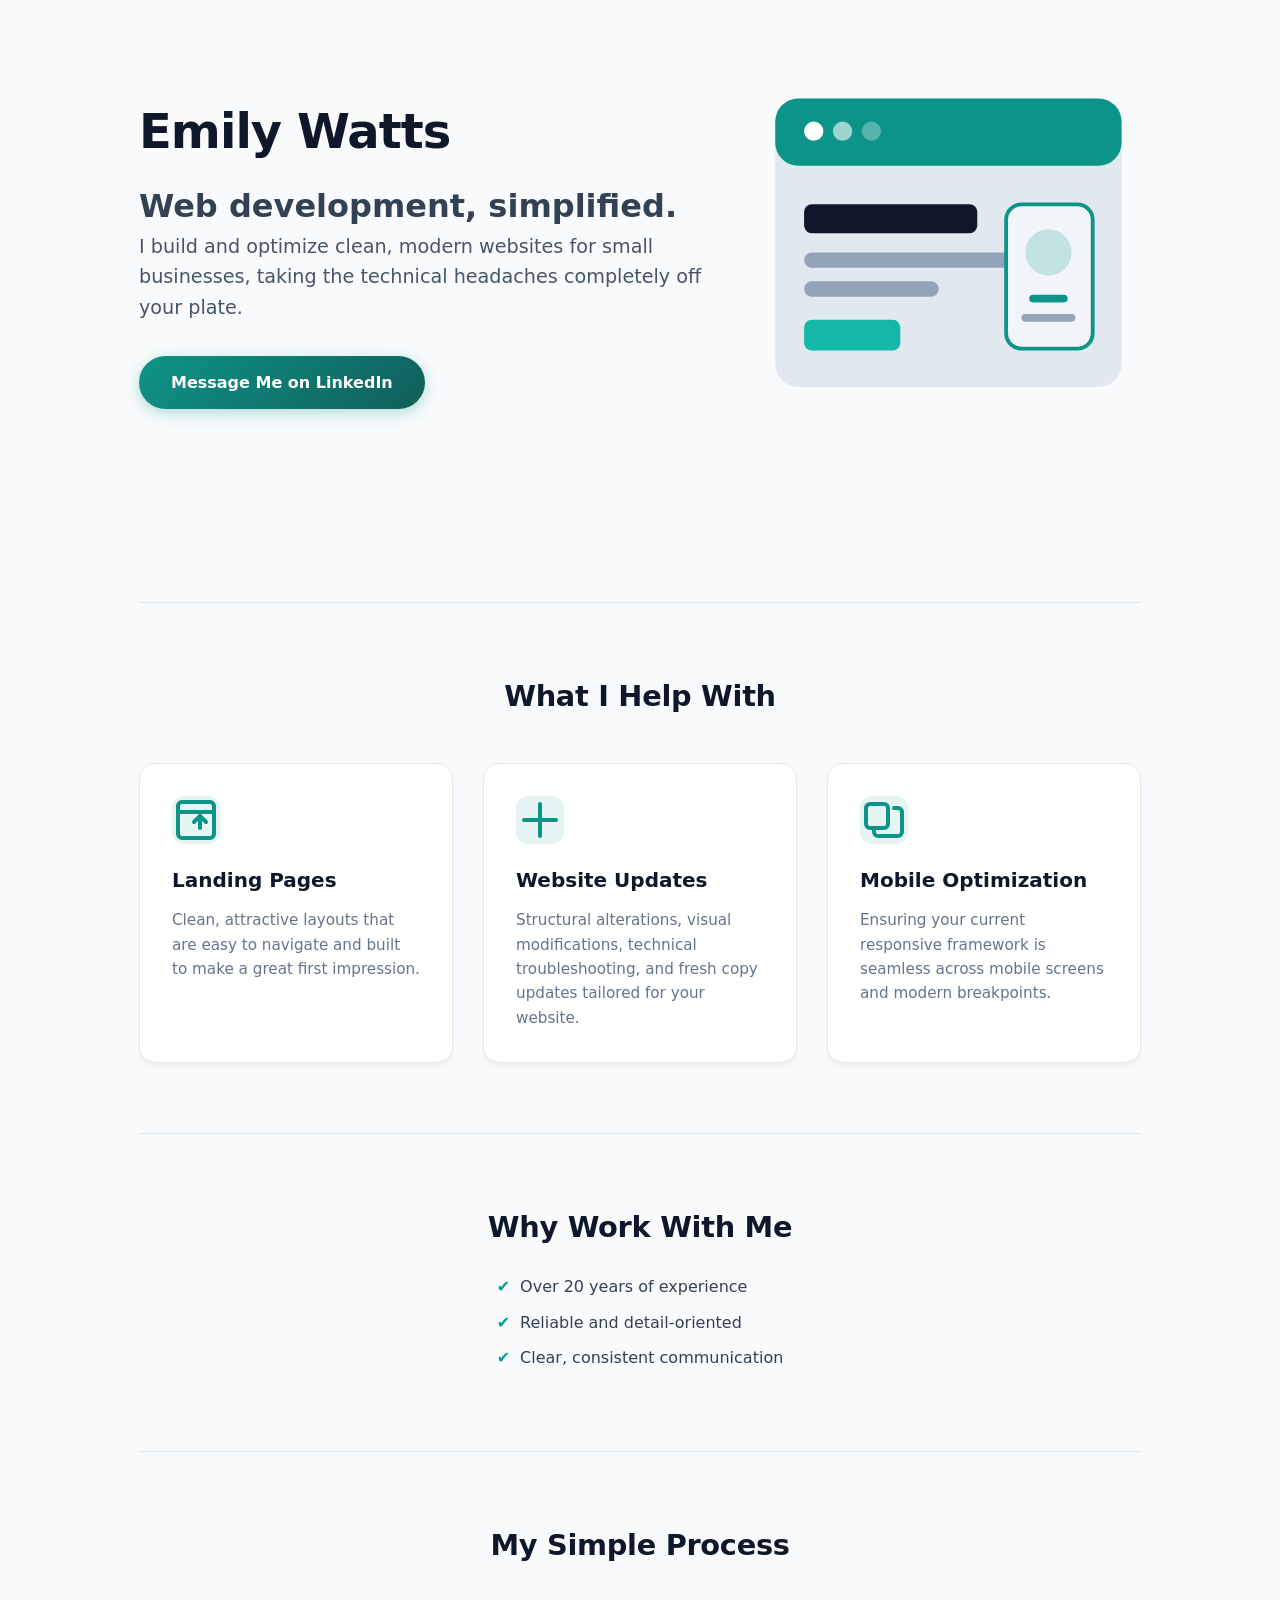
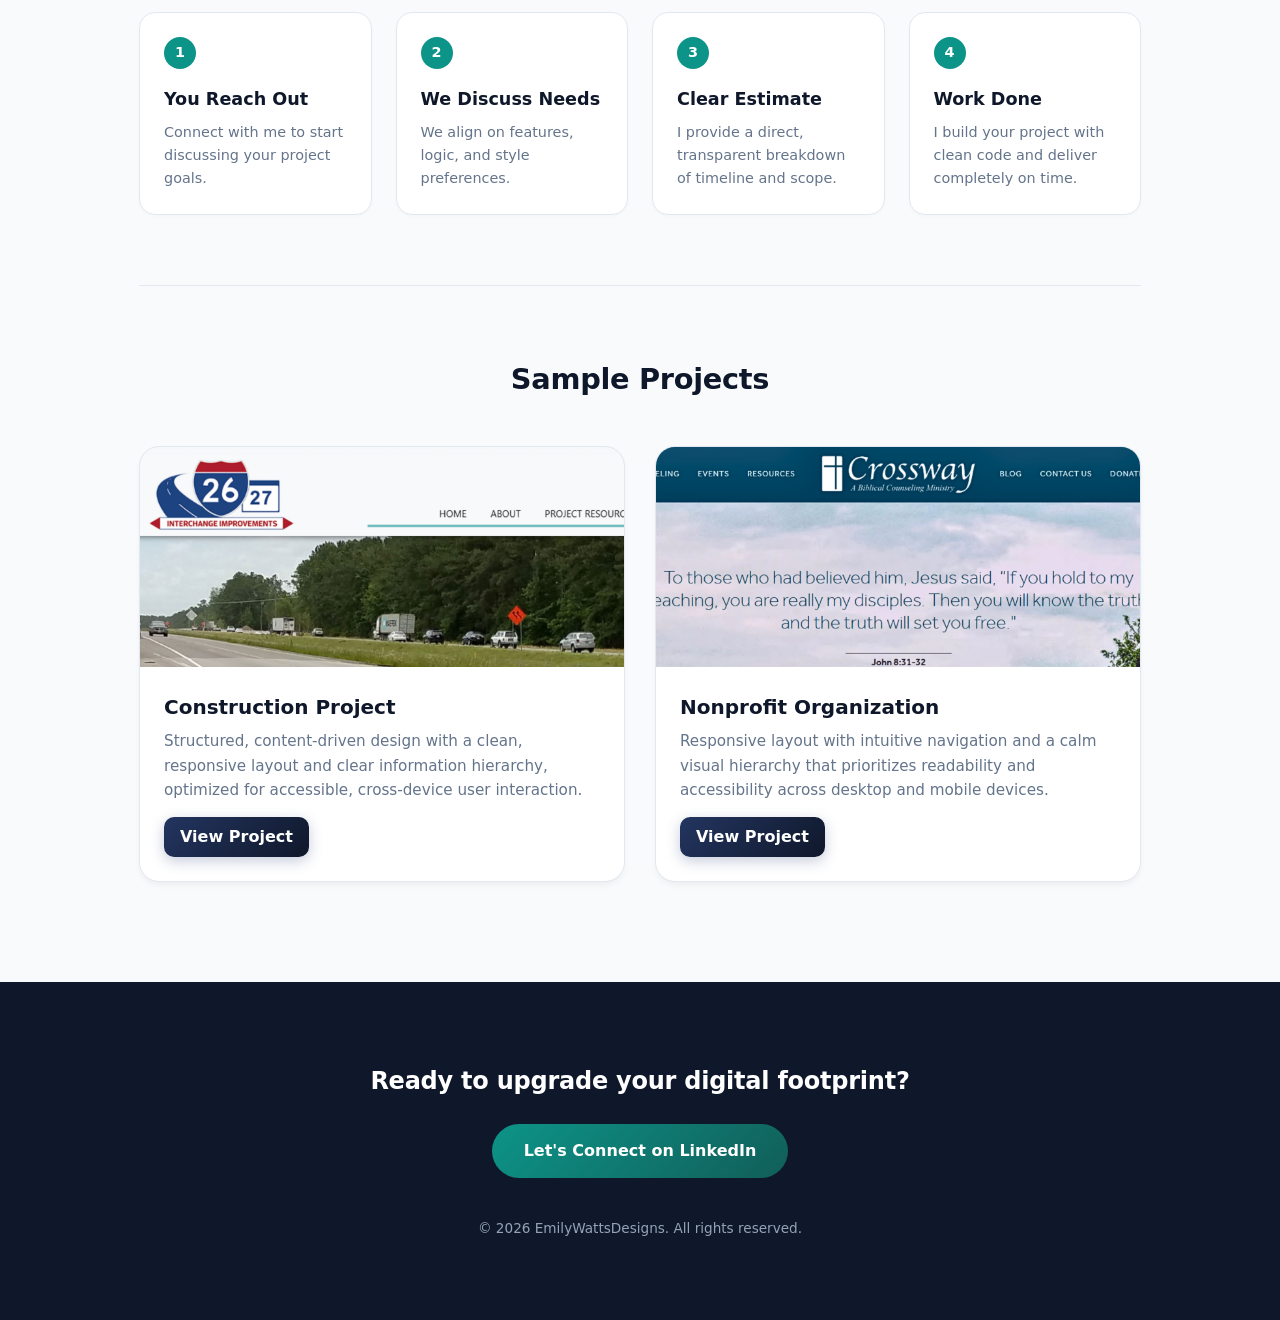
<file: index.html>
<!DOCTYPE html>
<html lang="en">
<head>
    <meta charset="UTF-8">
    <meta name="viewport" content="width=device-width, initial-scale=1.0">
    <title>Emily Watts | Web Developer</title>
    <link rel="stylesheet" href="CSS/css.css"/>
</head>
<body>

    <div class="container">
        <!-- HERO SECTION -->
        <header class="hero">
            <div class="hero-text">
                <h1>Emily Watts</h1>
                <h2 class="subtitle">Web development, simplified.</h2>
                <p class="intro">I build and optimize clean, modern websites for small businesses, taking the technical headaches completely off your plate.</p>
                <a href="https://www.linkedin.com/in/emily-watts-6b8b8827a/" target="_blank" class="cta-btn">Message Me on LinkedIn</a>
            </div>
            <div class="hero-graphic">
                <svg viewBox="0 0 200 200" fill="none" xmlns="http://www.w3.org/2000/svg">
                    <rect x="10" y="20" width="180" height="150" rx="12" fill="#E2E8F0"/>
                    <rect x="10" y="20" width="180" height="35" rx="12" fill="#0D9488"/>
                    <circle cx="30" cy="37" r="5" fill="#FFFFFF"/>
                    <circle cx="45" cy="37" r="5" fill="#FFFFFF" opacity="0.6"/>
                    <circle cx="60" cy="37" r="5" fill="#FFFFFF" opacity="0.3"/>
                    <rect x="25" y="75" width="90" height="15" rx="4" fill="#0F172A"/>
                    <rect x="25" y="100" width="110" height="8" rx="4" fill="#94A3B8"/>
                    <rect x="25" y="115" width="70" height="8" rx="4" fill="#94A3B8"/>
                    <rect x="25" y="135" width="50" height="16" rx="4" fill="#14B8A6"/>
                    <rect x="130" y="75" width="45" height="75" rx="8" fill="#F1F5F9" stroke="#0D9488" stroke-width="2"/>
                    <circle cx="152" cy="100" r="12" fill="#0D9488" opacity="0.2"/>
                    <rect x="142" y="122" width="20" height="4" rx="2" fill="#0D9488"/>
                    <rect x="138" y="132" width="28" height="4" rx="2" fill="#94A3B8"/>
                </svg>
            </div>
        </header>

        <hr class="section-break">

        <!-- SERVICES SECTION -->
        <section>
            <h2 class="section-title">What I Help With</h2>
            <div class="services-grid">
                <div class="service-card">
                    <div class="card-icon">
                        <svg viewBox="0 0 24 24" fill="none" xmlns="http://www.w3.org/2000/svg">
                            <rect width="24" height="24" rx="6" fill="#0D9488" fill-opacity="0.1"/>
                            <path d="M19 3H5C3.89543 3 3 3.89543 3 4.99999V19C3 20.1046 3.89543 21 5 21H19C20.1046 21 21 20.1046 21 19V4.99999C21 3.89543 20.1046 3 19 3Z" stroke="#0D9488" stroke-width="2"/>
                            <path d="M3 8H21" stroke="#0D9488" stroke-width="2"/>
                            <path d="M11 13L14 10L17 13" stroke="#0D9488" stroke-width="2" stroke-linecap="round" stroke-linejoin="round"/>
                            <path d="M14 10V16" stroke="#0D9488" stroke-width="2" stroke-linecap="round"/>
                        </svg>
                    </div>
                    <h3>Landing Pages</h3>
                    <p>Clean, attractive layouts that are easy to navigate and built to make a great first impression.</p>
                </div>
                <div class="service-card">
                    <div class="card-icon">
                        <svg viewBox="0 0 24 24" fill="none" xmlns="http://www.w3.org/2000/svg">
                            <rect width="24" height="24" rx="6" fill="#0D9488" fill-opacity="0.1"/>
                            <path d="M12 4V20M20 12H4" stroke="#0D9488" stroke-width="2" stroke-linecap="round"/>
                        </svg>
                    </div>
                    <h3>Website Updates</h3>
                    <p>Structural alterations, visual modifications, technical troubleshooting, and fresh copy updates tailored for your website.</p>
                </div>
                <div class="service-card">
                    <div class="card-icon">
                        <svg viewBox="0 0 24 24" fill="none" xmlns="http://www.w3.org/2000/svg">
                            <rect width="24" height="24" rx="6" fill="#0D9488" fill-opacity="0.1"/>
                            <path d="M7 16V18C7 19.1046 7.89543 20 9 20H19C20.1046 20 21 19.1046 21 18V8C21 6.89543 20.1046 6 19 6H17" stroke="#0D9488" stroke-width="2" stroke-linecap="round"/>
                            <rect x="3" y="4" width="11" height="12" rx="2" stroke="#0D9488" stroke-width="2"/>
                        </svg>
                    </div>
                    <h3>Mobile Optimization</h3>
                    <p>Ensuring your current responsive framework is seamless across mobile screens and modern breakpoints.</p>
                </div>
            </div>
        </section>

        <hr class="section-break">

        <!-- WHY WORK WITH ME (Upgraded Checkmark Grid) -->
        <section class="why">
            <h2 class="section-title-why">Why Work With Me</h2>
            <ul>
      <li>Over 20 years of experience</li>
      <li>Reliable and detail-oriented</li>
      <li>Clear, consistent communication</li>
    </ul>
           <!-- <div class="value-grid">
                <div class="value-card">
                    <div class="check-icon">
                        <svg viewBox="0 0 56 56" fill="none" xmlns="http://www.w3.org/2000/svg">
                            <circle cx="28" cy="28" r="28" fill="#0D9488" fill-opacity="0.1"/>
                            <path d="M20 28L25 33L36 22" stroke="#0D9488" stroke-width="3" stroke-linecap="round" stroke-linejoin="round"/>
                        </svg>
                    </div>
                    <h3>Over 20 years of experience</h3>
                </div>
                <div class="value-card">
                    <div class="check-icon">
                        <svg viewBox="0 0 56 56" fill="none" xmlns="http://www.w3.org/2000/svg">
                            <circle cx="28" cy="28" r="28" fill="#0D9488" fill-opacity="0.1"/>
                            <path d="M20 28L25 33L36 22" stroke="#0D9488" stroke-width="3" stroke-linecap="round" stroke-linejoin="round"/>
                        </svg>
                    </div>
                    <h3>Reliable and detail-oriented</h3>
                </div>
                <div class="value-card">
                    <div class="check-icon">
                        <svg viewBox="0 0 56 56" fill="none" xmlns="http://www.w3.org/2000/svg">
                            <circle cx="28" cy="28" r="28" fill="#0D9488" fill-opacity="0.1"/>
                            <path d="M20 28L25 33L36 22" stroke="#0D9488" stroke-width="3" stroke-linecap="round" stroke-linejoin="round"/>
                        </svg>
                    </div>
                    <h3>Clear, consistent communication</h3>
                </div>
            </div> -->
        </section>

        <hr class="section-break">

        <!-- MY SIMPLE PROCESS SECTION -->
        <section>
            <h2 class="section-title">My Simple Process</h2>
            <div class="process-grid">
                <div class="process-step">
                    <div class="step-num">1</div>
                    <h4>You Reach Out</h4>
                    <p>Connect with me to start discussing your project goals.</p>
                </div>
                <div class="process-step">
                    <div class="step-num">2</div>
                    <h4>We Discuss Needs</h4>
                    <p>We align on features, logic, and style preferences.</p>
                </div>
                <div class="process-step">
                    <div class="step-num">3</div>
                    <h4>Clear Estimate</h4>
                    <p>I provide a direct, transparent breakdown of timeline and scope.</p>
                </div>
                <div class="process-step">
                    <div class="step-num">4</div>
                    <h4>Work Done</h4>
                    <p>I build your project with clean code and deliver completely on time.</p>
                </div>
            </div>
        </section>

        <hr class="section-break">

        <!-- SELECTED PROJECTS SECTION -->
        <section>
            <h2 class="section-title">Sample Projects</h2>
            <div class="projects-grid">
                <!-- Project 1 -->
                    <div class="project-card">
                    <div class="project-img-wrapper">
                        <img src="Images/RecentProject1.jpg" alt="I-26 SC27 Construction Project">
                    </div>
                    <div class="project-info">
                        <h4>Construction Project</h4>
                        <p>Structured, content-driven design with a clean, responsive layout and clear information hierarchy, optimized for accessible, cross-device user interaction.</p>
                        <a href="https://www.i26-sc27.com/default.aspx" target="_blank" class="cta-btn-project">View Project</a>
                    </div>
                </div>
                <!-- Project 2 -->
                <div class="project-card">
                    <div class="project-img-wrapper">
                        <img src="Images/RecentProject2.jpg" alt="Nonprofit Organization">
                    </div>
                    <div class="project-info">
                        <h4>Nonprofit Organization</h4>
                        <p>Responsive layout with intuitive navigation and a calm visual hierarchy that prioritizes readability and accessibility across desktop and mobile devices.</p>
                        <a href="https://www.graceheals.org/" target="_blank" class="cta-btn-project">View Project</a>
                    </div>
                </div>
            </div>
        </section>
    </div>

    <!-- FOOTER / FINAL CTA -->
    <footer>
        <div class="container">
            <h2>Ready to upgrade your digital footprint?</h2>
            <a href="https://www.linkedin.com/in/emily-watts-6b8b8827a/" target="_blank" class="cta-btn">Let's Connect on LinkedIn</a>
            <p>&copy; 2026 EmilyWattsDesigns. All rights reserved.</p>
        </div>
    </footer>

</body>
</html>
</file>
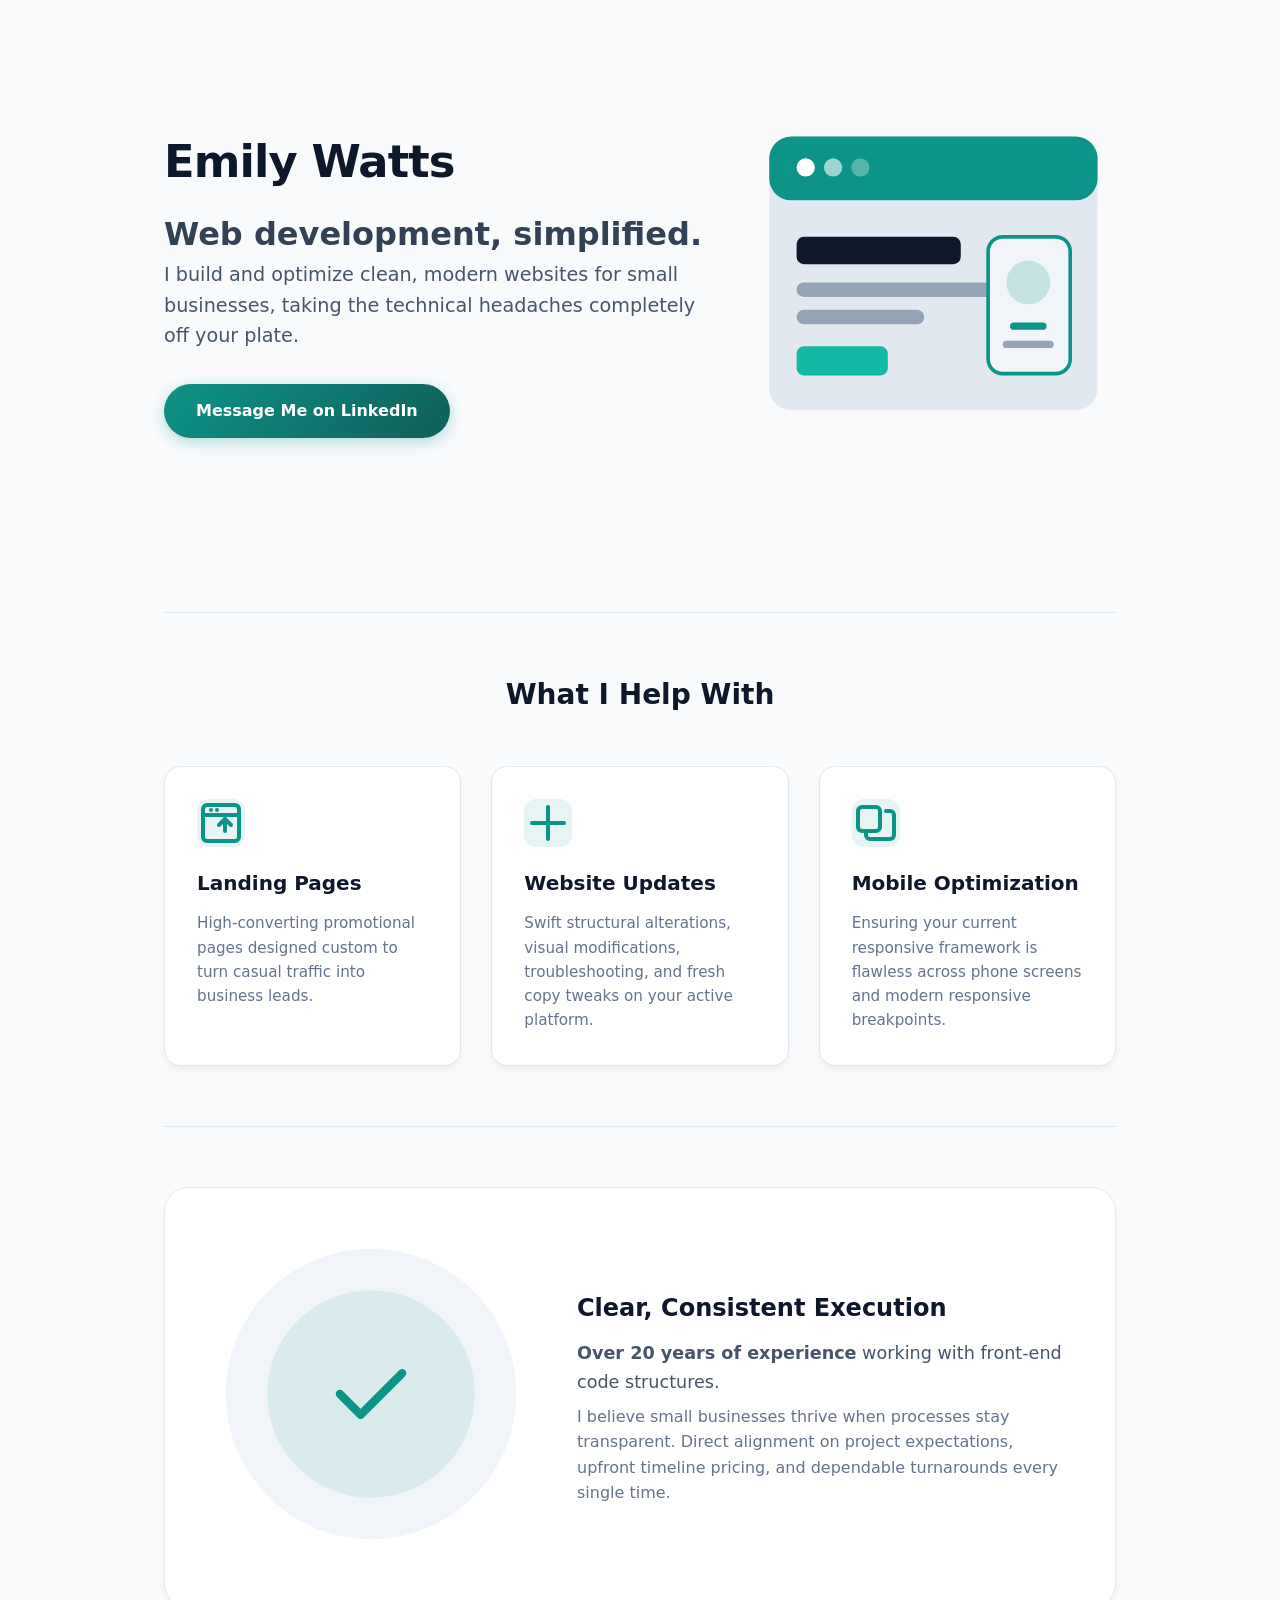
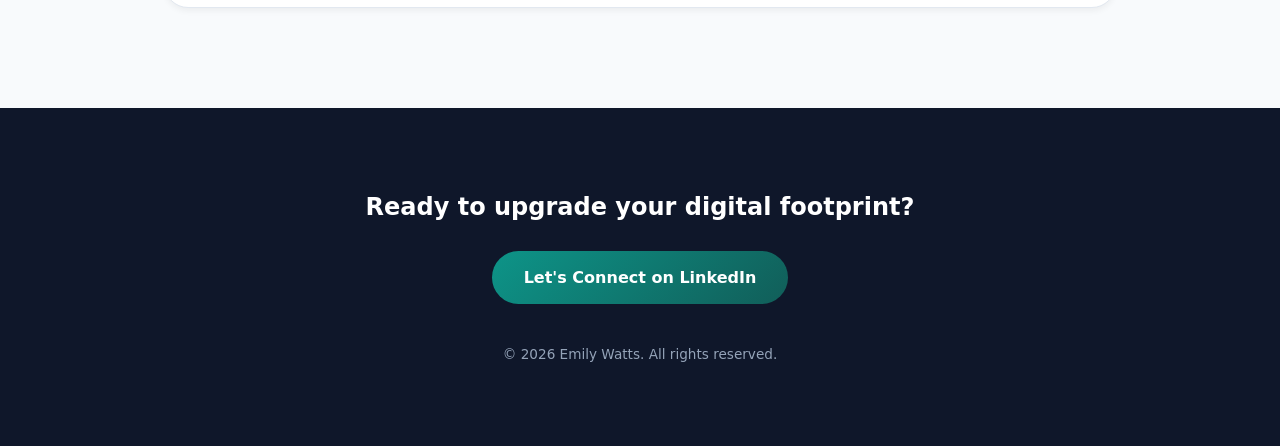
<file: index2.html>
<!DOCTYPE html>
<html lang="en">
<head>
    <meta charset="UTF-8">
    <meta name="viewport" content="width=device-width, initial-scale=1.0">
    <title>Emily Watts | Web Developer</title>
    <style>
        /* BASE STYLES & RESET */
        * { box-sizing: border-box; margin: 0; padding: 0; }
        body {
            background-color: #f8fafc;
            color: #334155;
            font-family: system-ui, -apple-system, sans-serif;
            line-height: 1.6;
        }

        .container {
            max-width: 1000px;
            margin: 0 auto;
            padding: 0 24px;
        }

        /* HERO SECTION */
        .hero {
            padding: 100px 0 80px 0;
            display: grid;
            grid-template-columns: 1.2fr 0.8fr;
            gap: 40px;
            align-items: center;
        }
        
        @media (max-width: 768px) {
            .hero { grid-template-columns: 1fr; text-align: center; padding: 60px 0; }
            .hero-graphic { order: -1; max-width: 280px; margin: 0 auto; }
        }

        h1 {
            font-size: 2.8rem;
            font-weight: 800;
            color: #0f172a;
            letter-spacing: -0.02em;
            line-height: 1.2;
            margin-bottom: 20px;
        }
        h2.subtitle {
            font-size: 2.0rem;
            font-weight: 600;
        }
        .intro {
            font-size: 1.2rem;
            color: #475569;
            margin-bottom: 32px;
        }

        .cta-btn {
            display: inline-block;
            background: linear-gradient(135deg, #0d9488, #115e59);
            color: #ffffff;
            text-decoration: none;
            padding: 14px 32px;
            font-weight: 600;
            border-radius: 50px;
            box-shadow: 0 4px 14px rgba(13, 148, 136, 0.3);
            transition: transform 0.2s, box-shadow 0.2s;
        }
        .cta-btn:hover {
            transform: translateY(-2px);
            box-shadow: 0 6px 20px rgba(13, 148, 136, 0.4);
        }

        /* SECTION UTILITIES */
        .section-break {
            border: 0;
            border-top: 1px solid #e2e8f0;
            margin: 60px 0;
        }

        .section-title {
            font-size: 1.75rem;
            font-weight: 700;
            color: #0f172a;
            text-align: center;
            margin-bottom: 48px;
        }

        /* CARD SERVICES GRID */
        .services-grid {
            display: grid;
            grid-template-columns: repeat(auto-fit, minmax(280px, 1fr));
            gap: 30px;
        }

        .service-card {
            background: #ffffff;
            border: 1px solid #e2e8f0;
            border-radius: 16px;
            padding: 32px;
            box-shadow: 0 4px 6px -1px rgba(0, 0, 0, 0.05);
            transition: transform 0.2s;
        }
        .service-card:hover {
            transform: translateY(-4px);
        }

        .card-icon {
            width: 48px;
            height: 48px;
            margin-bottom: 20px;
        }

        .service-card h3 {
            font-size: 1.25rem;
            color: #0f172a;
            margin-bottom: 12px;
        }

        .service-card p {
            font-size: 0.95rem;
            color: #64748b;
        }

        /* VALUE PROPOSITION WITH GRAPHIC */
        .value-section {
            display: grid;
            grid-template-columns: 0.8fr 1.2fr;
            gap: 40px;
            align-items: center;
            background: #ffffff;
            border: 1px solid #e2e8f0;
            border-radius: 24px;
            padding: 40px;
            box-shadow: 0 4px 6px -1px rgba(0, 0, 0, 0.05);
        }

        @media (max-width: 768px) {
            .value-section { grid-template-columns: 1fr; text-align: center; }
            .value-graphic { max-width: 240px; margin: 0 auto; }
        }

        .value-text h3 {
            font-size: 1.5rem;
            color: #0f172a;
            margin-bottom: 12px;
        }

        /* FOOTER CTA */
        footer {
            text-align: center;
            padding: 80px 0;
            background: #0f172a;
            color: #94a3b8;
            margin-top: 100px;
        }
        footer h2 {
            color: #ffffff;
            margin-bottom: 24px;
        }
        footer .cta-btn {
            box-shadow: none;
        }
        footer p {
            margin-top: 40px;
            font-size: 0.85rem;
        }
    </style>
</head>
<body>

    <!-- HERO SECTION -->
    <div class="container">
        <header class="hero">
            <div class="hero-text">
                <h1>Emily Watts</h1>
                <h2 class="subtitle">Web development, simplified.</h2>
                <p class="intro">I build and optimize clean, modern websites for small businesses, taking the technical headaches completely off your plate.</p>
                <a href="https://www.linkedin.com" target="_blank" class="cta-btn">Message Me on LinkedIn</a>
            </div>
            <!-- Dynamic Vector Graphic representing layout structure -->
            <div class="hero-graphic">
                <svg viewBox="0 0 200 200" fill="none" xmlns="http://www.w3.org/2000/svg">
                    <rect x="10" y="20" width="180" height="150" rx="12" fill="#E2E8F0"/>
                    <rect x="10" y="20" width="180" height="35" rx="12" fill="#0D9488"/>
                    <circle cx="30" cy="37" r="5" fill="#FFFFFF"/>
                    <circle cx="45" cy="37" r="5" fill="#FFFFFF" opacity="0.6"/>
                    <circle cx="60" cy="37" r="5" fill="#FFFFFF" opacity="0.3"/>
                    <rect x="25" y="75" width="90" height="15" rx="4" fill="#0F172A"/>
                    <rect x="25" y="100" width="110" height="8" rx="4" fill="#94A3B8"/>
                    <rect x="25" y="115" width="70" height="8" rx="4" fill="#94A3B8"/>
                    <rect x="25" y="135" width="50" height="16" rx="4" fill="#14B8A6"/>
                    <rect x="130" y="75" width="45" height="75" rx="8" fill="#F1F5F9" stroke="#0D9488" stroke-width="2"/>
                    <circle cx="152" cy="100" r="12" fill="#0D9488" opacity="0.2"/>
                    <rect x="142" y="122" width="20" height="4" rx="2" fill="#0D9488"/>
                    <rect x="138" y="132" width="28" height="4" rx="2" fill="#94A3B8"/>
                </svg>
            </div>
        </header>

        <hr class="section-break">

        <!-- SERVICES SECTION -->
        <section>
            <h2 class="section-title">What I Help With</h2>
            <div class="services-grid">
                <!-- Card 1 -->
                <div class="service-card">
                    <div class="card-icon">
                        <svg viewBox="0 0 24 24" fill="none" xmlns="http://www.w3.org/2000/svg">
                            <rect width="24" height="24" rx="6" fill="#0D9488" fill-opacity="0.1"/>
                            <path d="M19 3H5C3.89543 3 3 3.89543 3 4.99999V19C3 20.1046 3.89543 21 5 21H19C20.1046 21 21 20.1046 21 19V4.99999C21 3.89543 20.1046 3 19 3Z" stroke="#0D9488" stroke-width="2"/>
                            <path d="M3 8H21" stroke="#0D9488" stroke-width="2"/>
                            <path d="M7 5.5H7.01" stroke="#0D9488" stroke-width="2" stroke-linecap="round"/>
                            <path d="M10 5.5H10.01" stroke="#0D9488" stroke-width="2" stroke-linecap="round"/>
                            <path d="M11 13L14 10L17 13" stroke="#0D9488" stroke-width="2" stroke-linecap="round" stroke-linejoin="round"/>
                            <path d="M14 10V16" stroke="#0D9488" stroke-width="2" stroke-linecap="round"/>
                        </svg>
                    </div>
                    <h3>Landing Pages</h3>
                    <p>High-converting promotional pages designed custom to turn casual traffic into business leads.</p>
                </div>
                <!-- Card 2 -->
                <div class="service-card">
                    <div class="card-icon">
                        <svg viewBox="0 0 24 24" fill="none" xmlns="http://www.w3.org/2000/svg">
                            <rect width="24" height="24" rx="6" fill="#0D9488" fill-opacity="0.1"/>
                            <path d="M12 4V20M20 12H4" stroke="#0D9488" stroke-width="2" stroke-linecap="round"/>
                        </svg>
                    </div>
                    <h3>Website Updates</h3>
                    <p>Swift structural alterations, visual modifications, troubleshooting, and fresh copy tweaks on your active platform.</p>
                </div>
                <!-- Card 3 -->
                <div class="service-card">
                    <div class="card-icon">
                        <svg viewBox="0 0 24 24" fill="none" xmlns="http://www.w3.org/2000/svg">
                            <rect width="24" height="24" rx="6" fill="#0D9488" fill-opacity="0.1"/>
                            <path d="M7 16V18C7 19.1046 7.89543 20 9 20H19C20.1046 20 21 19.1046 21 18V8C21 6.89543 20.1046 6 19 6H17" stroke="#0D9488" stroke-width="2" stroke-linecap="round"/>
                            <rect x="3" y="4" width="11" height="12" rx="2" stroke="#0D9488" stroke-width="2"/>
                        </svg>
                    </div>
                    <h3>Mobile Optimization</h3>
                    <p>Ensuring your current responsive framework is flawless across phone screens and modern responsive breakpoints.</p>
                </div>
            </div>
        </section>

        <hr class="section-break">

        <!-- VALUE SECTON (Why Work With Me) -->
        <section class="value-section">
            <div class="value-graphic">
                <svg viewBox="0 0 160 160" fill="none" xmlns="http://www.w3.org/2000/svg">
                    <circle cx="80" cy="80" r="70" fill="#F1F5F9"/>
                    <circle cx="80" cy="80" r="50" fill="#0D9488" fill-opacity="0.1"/>
                    <path d="M65 80L75 90L95 70" stroke="#0D9488" stroke-width="4" stroke-linecap="round" stroke-linejoin="round"/>
                </svg>
            </div>
            <div class="value-text">
                <h3>Clear, Consistent Execution</h3>
                <p style="color: #475569; font-size: 1.1rem; margin-bottom: 8px;"><strong>Over 20 years of experience</strong> working with front-end code structures.</p>
                <p style="color: #64748b;">I believe small businesses thrive when processes stay transparent. Direct alignment on project expectations, upfront timeline pricing, and dependable turnarounds every single time.</p>
            </div>
        </section>
    </div>

    <!-- FOOTER / FINAL CTA -->
    <footer>
        <div class="container">
            <h2>Ready to upgrade your digital footprint?</h2>
            <a href="https://www.linkedin.com" target="_blank" class="cta-btn">Let's Connect on LinkedIn</a>
            <p>&copy; 2026 Emily Watts. All rights reserved.</p>
        </div>
    </footer>

</body>
</html>
</file>
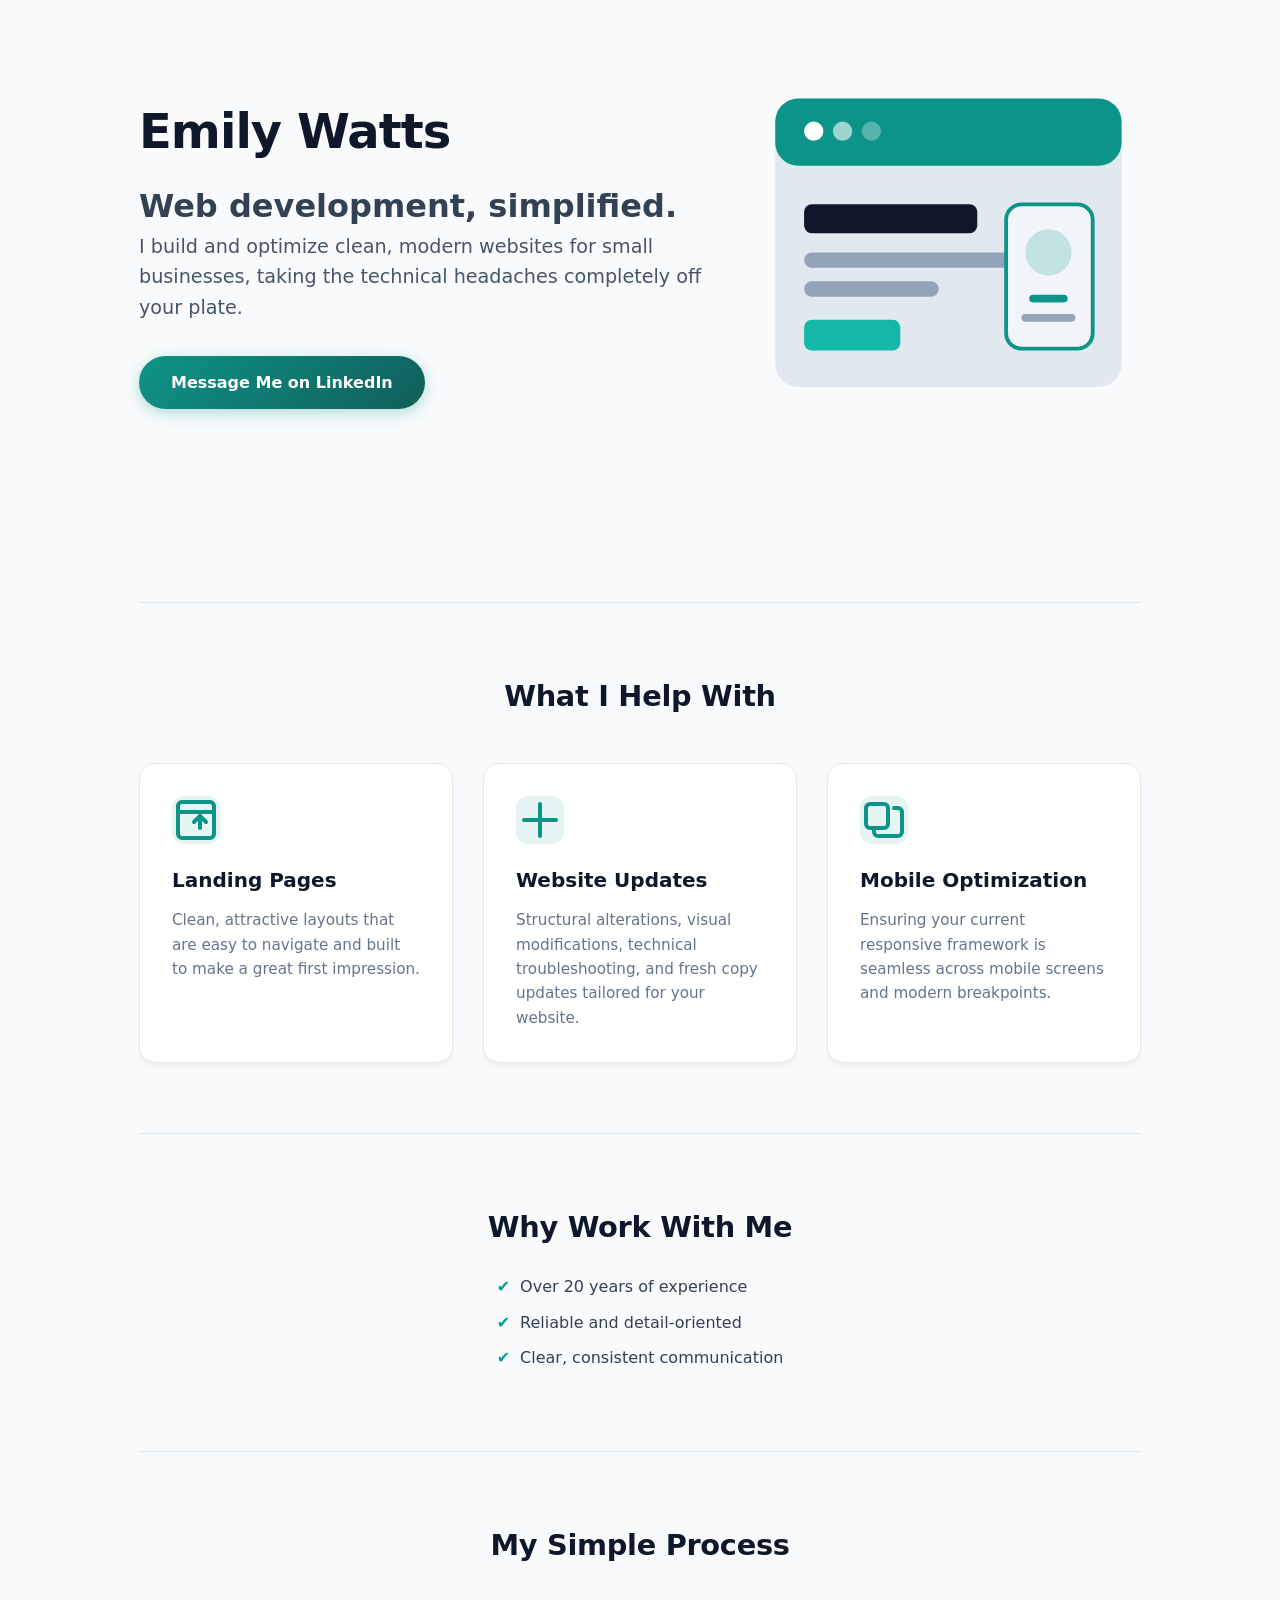
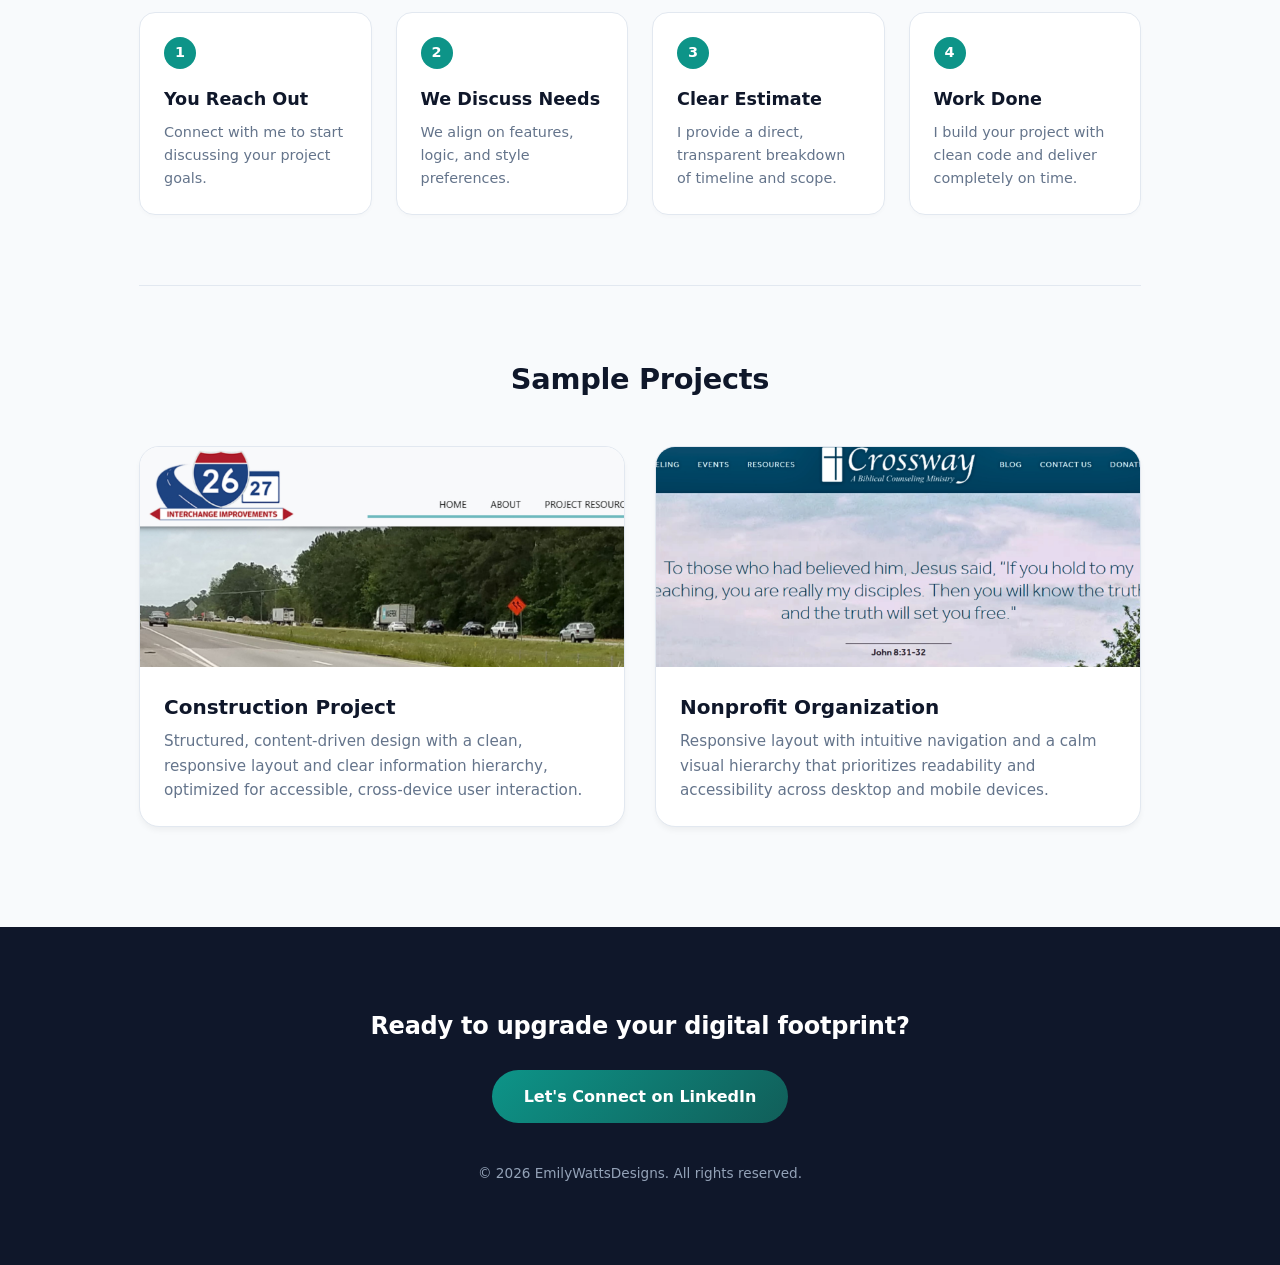
<file: index3.html>
<!DOCTYPE html>
<html lang="en">
<head>
    <meta charset="UTF-8">
    <meta name="viewport" content="width=device-width, initial-scale=1.0">
    <title>Emily Watts | Web Developer</title>
    <link rel="stylesheet" href="CSS/css3.css"/>
</head>
<body>

    <div class="container">
        <!-- HERO SECTION -->
        <header class="hero">
            <div class="hero-text">
                <h1>Emily Watts</h1>
                <h2 class="subtitle">Web development, simplified.</h2>
                <p class="intro">I build and optimize clean, modern websites for small businesses, taking the technical headaches completely off your plate.</p>
                <a href="https://www.linkedin.com/in/emily-watts-6b8b8827a/" target="_blank" class="cta-btn">Message Me on LinkedIn</a>
            </div>
            <div class="hero-graphic">
                <svg viewBox="0 0 200 200" fill="none" xmlns="http://www.w3.org/2000/svg">
                    <rect x="10" y="20" width="180" height="150" rx="12" fill="#E2E8F0"/>
                    <rect x="10" y="20" width="180" height="35" rx="12" fill="#0D9488"/>
                    <circle cx="30" cy="37" r="5" fill="#FFFFFF"/>
                    <circle cx="45" cy="37" r="5" fill="#FFFFFF" opacity="0.6"/>
                    <circle cx="60" cy="37" r="5" fill="#FFFFFF" opacity="0.3"/>
                    <rect x="25" y="75" width="90" height="15" rx="4" fill="#0F172A"/>
                    <rect x="25" y="100" width="110" height="8" rx="4" fill="#94A3B8"/>
                    <rect x="25" y="115" width="70" height="8" rx="4" fill="#94A3B8"/>
                    <rect x="25" y="135" width="50" height="16" rx="4" fill="#14B8A6"/>
                    <rect x="130" y="75" width="45" height="75" rx="8" fill="#F1F5F9" stroke="#0D9488" stroke-width="2"/>
                    <circle cx="152" cy="100" r="12" fill="#0D9488" opacity="0.2"/>
                    <rect x="142" y="122" width="20" height="4" rx="2" fill="#0D9488"/>
                    <rect x="138" y="132" width="28" height="4" rx="2" fill="#94A3B8"/>
                </svg>
            </div>
        </header>

        <hr class="section-break">

        <!-- SERVICES SECTION -->
        <section>
            <h2 class="section-title">What I Help With</h2>
            <div class="services-grid">
                <div class="service-card">
                    <div class="card-icon">
                        <svg viewBox="0 0 24 24" fill="none" xmlns="http://www.w3.org/2000/svg">
                            <rect width="24" height="24" rx="6" fill="#0D9488" fill-opacity="0.1"/>
                            <path d="M19 3H5C3.89543 3 3 3.89543 3 4.99999V19C3 20.1046 3.89543 21 5 21H19C20.1046 21 21 20.1046 21 19V4.99999C21 3.89543 20.1046 3 19 3Z" stroke="#0D9488" stroke-width="2"/>
                            <path d="M3 8H21" stroke="#0D9488" stroke-width="2"/>
                            <path d="M11 13L14 10L17 13" stroke="#0D9488" stroke-width="2" stroke-linecap="round" stroke-linejoin="round"/>
                            <path d="M14 10V16" stroke="#0D9488" stroke-width="2" stroke-linecap="round"/>
                        </svg>
                    </div>
                    <h3>Landing Pages</h3>
                    <p>Clean, attractive layouts that are easy to navigate and built to make a great first impression.</p>
                </div>
                <div class="service-card">
                    <div class="card-icon">
                        <svg viewBox="0 0 24 24" fill="none" xmlns="http://www.w3.org/2000/svg">
                            <rect width="24" height="24" rx="6" fill="#0D9488" fill-opacity="0.1"/>
                            <path d="M12 4V20M20 12H4" stroke="#0D9488" stroke-width="2" stroke-linecap="round"/>
                        </svg>
                    </div>
                    <h3>Website Updates</h3>
                    <p>Structural alterations, visual modifications, technical troubleshooting, and fresh copy updates tailored for your website.</p>
                </div>
                <div class="service-card">
                    <div class="card-icon">
                        <svg viewBox="0 0 24 24" fill="none" xmlns="http://www.w3.org/2000/svg">
                            <rect width="24" height="24" rx="6" fill="#0D9488" fill-opacity="0.1"/>
                            <path d="M7 16V18C7 19.1046 7.89543 20 9 20H19C20.1046 20 21 19.1046 21 18V8C21 6.89543 20.1046 6 19 6H17" stroke="#0D9488" stroke-width="2" stroke-linecap="round"/>
                            <rect x="3" y="4" width="11" height="12" rx="2" stroke="#0D9488" stroke-width="2"/>
                        </svg>
                    </div>
                    <h3>Mobile Optimization</h3>
                    <p>Ensuring your current responsive framework is seamless across mobile screens and modern breakpoints.</p>
                </div>
            </div>
        </section>

        <hr class="section-break">

        <!-- WHY WORK WITH ME (Upgraded Checkmark Grid) -->
        <section class="why">
            <h2 class="section-title-why">Why Work With Me</h2>
            <ul>
      <li>Over 20 years of experience</li>
      <li>Reliable and detail-oriented</li>
      <li>Clear, consistent communication</li>
    </ul>
           <!-- <div class="value-grid">
                <div class="value-card">
                    <div class="check-icon">
                        <svg viewBox="0 0 56 56" fill="none" xmlns="http://www.w3.org/2000/svg">
                            <circle cx="28" cy="28" r="28" fill="#0D9488" fill-opacity="0.1"/>
                            <path d="M20 28L25 33L36 22" stroke="#0D9488" stroke-width="3" stroke-linecap="round" stroke-linejoin="round"/>
                        </svg>
                    </div>
                    <h3>Over 20 years of experience</h3>
                </div>
                <div class="value-card">
                    <div class="check-icon">
                        <svg viewBox="0 0 56 56" fill="none" xmlns="http://www.w3.org/2000/svg">
                            <circle cx="28" cy="28" r="28" fill="#0D9488" fill-opacity="0.1"/>
                            <path d="M20 28L25 33L36 22" stroke="#0D9488" stroke-width="3" stroke-linecap="round" stroke-linejoin="round"/>
                        </svg>
                    </div>
                    <h3>Reliable and detail-oriented</h3>
                </div>
                <div class="value-card">
                    <div class="check-icon">
                        <svg viewBox="0 0 56 56" fill="none" xmlns="http://www.w3.org/2000/svg">
                            <circle cx="28" cy="28" r="28" fill="#0D9488" fill-opacity="0.1"/>
                            <path d="M20 28L25 33L36 22" stroke="#0D9488" stroke-width="3" stroke-linecap="round" stroke-linejoin="round"/>
                        </svg>
                    </div>
                    <h3>Clear, consistent communication</h3>
                </div>
            </div> -->
        </section>

        <hr class="section-break">

        <!-- MY SIMPLE PROCESS SECTION -->
        <section>
            <h2 class="section-title">My Simple Process</h2>
            <div class="process-grid">
                <div class="process-step">
                    <div class="step-num">1</div>
                    <h4>You Reach Out</h4>
                    <p>Connect with me to start discussing your project goals.</p>
                </div>
                <div class="process-step">
                    <div class="step-num">2</div>
                    <h4>We Discuss Needs</h4>
                    <p>We align on features, logic, and style preferences.</p>
                </div>
                <div class="process-step">
                    <div class="step-num">3</div>
                    <h4>Clear Estimate</h4>
                    <p>I provide a direct, transparent breakdown of timeline and scope.</p>
                </div>
                <div class="process-step">
                    <div class="step-num">4</div>
                    <h4>Work Done</h4>
                    <p>I build your project with clean code and deliver completely on time.</p>
                </div>
            </div>
        </section>

        <hr class="section-break">

        <!-- SELECTED PROJECTS SECTION -->
        <section>
            <h2 class="section-title">Sample Projects</h2>
            <div class="projects-grid">
                <!-- Project 1 -->
                <a href="https://www.i26-sc27.com/default.aspx">
                    <div class="project-card">
                    <div class="project-img-wrapper">
                        <img src="Images/RecentProject1.jpg" alt="I-26 SC27 Construction Project">
                    </div>
                    <div class="project-info">
                        <h4>Construction Project</h4>
                        <p>Structured, content-driven design with a clean, responsive layout and clear information hierarchy, optimized for accessible, cross-device user interaction.</p>
                    </div>
                </div>
                </a>
                <!-- Project 2 -->
                 <a href="https://www.graceheals.org/">
                <div class="project-card">
                    <div class="project-img-wrapper">
                        <img src="Images/RecentProject2.jpg" alt="Nonprofit Organization">
                    </div>
                    <div class="project-info">
                        <h4>Nonprofit Organization</h4>
                        <p>Responsive layout with intuitive navigation and a calm visual hierarchy that prioritizes readability and accessibility across desktop and mobile devices.</p>
                    </div>
                </div>
                </a>
            </div>
        </section>
    </div>

    <!-- FOOTER / FINAL CTA -->
    <footer>
        <div class="container">
            <h2>Ready to upgrade your digital footprint?</h2>
            <a href="https://www.linkedin.com/in/emily-watts-6b8b8827a/" target="_blank" class="cta-btn">Let's Connect on LinkedIn</a>
            <p>&copy; 2026 EmilyWattsDesigns. All rights reserved.</p>
        </div>
    </footer>

</body>
</html>
</file>
<file: CSS/css.css>
/* BASE STYLES & RESET */
        * { box-sizing: border-box; margin: 0; padding: 0; }
        :root {
      --teal: #039b9b;
    }
        body {
            background-color: #f8fafc;
            color: #334155;
            font-family: system-ui, -apple-system, sans-serif;
            line-height: 1.6;
        }

        .container {
            max-width: 1050px;
            margin: 0 auto;
            padding: 0 24px;
        }

        /* NAVBAR BRANDING */
        nav {
            padding: 24px 0;
            display: flex;
            justify-content: space-between;
            align-items: center;
        }
        .brand-name {
            font-size: 1.25rem;
            font-weight: 700;
            color: #0f172a;
            letter-spacing: -0.01em;
        }

         /* HERO SECTION */
        .hero {
            padding: 60px 0 80px 0;
            display: grid;
            grid-template-columns: 1.2fr 0.8fr;
            gap: 40px;
            align-items: center;
        }
        
        @media (max-width: 768px) {
            .hero { grid-template-columns: 1fr; text-align: center; padding: 40px 0; }
            .hero-graphic { order: -1; max-width: 280px; margin: 0 auto; }
        }

        h1 {
            font-size: 3.0rem;
            font-weight: 800;
            color: #0f172a;
            letter-spacing: -0.02em;
            line-height: 1.2;
            margin-bottom: 20px;
        }
        h2.subtitle {
            font-size: 2.0rem;
            font-weight: 600;
        }
        .intro {
            font-size: 1.2rem;
            color: #475569;
            margin-bottom: 32px;
        }

        .cta-btn {
            display: inline-block;
            background: linear-gradient(135deg, #0d9488, #115e59);
            color: #ffffff;
            text-decoration: none;
            padding: 14px 32px;
            font-weight: 600;
            border-radius: 50px;
            box-shadow: 0 4px 14px rgba(13, 148, 136, 0.3);
            transition: transform 0.2s, box-shadow 0.2s;
        }
        .cta-btn:hover {
            transform: translateY(-2px);
            box-shadow: 0 6px 20px rgba(13, 148, 136, 0.4);
        }

        .cta-btn-project {
            display: inline-block;
            background: linear-gradient(135deg, #233560, #0f172a);
            color: #ffffff;
            text-decoration: none;
            padding: 7px 16px;
            margin: 15px 0 0 0;
            font-weight: 600;
            border-radius: 10px;
            box-shadow: 0 4px 14px rgba(65, 85, 137, 0.3);
            transition: transform 0.2s, box-shadow 0.2s;
        }
        .cta-btn-project:hover {
            transform: translateY(-2px);
            box-shadow: 0 6px 20px rgba(65, 85, 137, 0.4);
        }

        /* SECTION UTILITIES */
        .section-break {
            border: 0;
            border-top: 1px solid #e2e8f0;
            margin: 70px 0;
        }

        .section-title {
            font-size: 1.8rem;
            font-weight: 800;
            color: #0f172a;
            text-align: center;
            margin-bottom: 44px;
            letter-spacing: -0.01em;
        }
         .section-title-why {
            font-size: 1.8rem;
            font-weight: 800;
            color: #0f172a;
            text-align: center;
            margin-bottom: 24px;
            letter-spacing: -0.01em;
        }

        /* CARD SERVICES GRID */
        .services-grid {
            display: grid;
            grid-template-columns: repeat(auto-fit, minmax(280px, 1fr));
            gap: 30px;
        }

        .service-card {
            background: #ffffff;
            border: 1px solid #e2e8f0;
            border-radius: 16px;
            padding: 32px;
            box-shadow: 0 4px 6px -1px rgba(0, 0, 0, 0.05);
            transition: transform 0.2s;
        }
        .service-card:hover { transform: translateY(-4px); }
        .card-icon { width: 48px; height: 48px; margin-bottom: 20px; }
        .service-card h3 { font-size: 1.25rem; color: #0f172a; margin-bottom: 12px; }
        .service-card p { font-size: 0.95rem; color: #64748b; }

        /* WHY WORK WITH ME (Checkmark Grid) */
        .why {
            text-align: center;
            /* padding-top: 40px;
            padding-bottom: 40px; */
            }
        .why ul {
        list-style: none;
        padding: 0;
        max-width: 600px;
        margin: auto;
        display: inline-block;
        text-align: left;
        }

    .why li {
      margin-bottom: 10px;
      display: flex;
      align-items: center;
      gap: 10px;
    }

    .why li::before {
      content: "✔";
      color: var(--teal);
      font-weight: bold;
    }
        .value-grid {
            display: grid;
            grid-template-columns: repeat(auto-fit, minmax(260px, 1fr));
            gap: 30px;
        }
        .value-card {
            background: #ffffff;
            border: 1px solid #e2e8f0;
            border-radius: 16px;
            padding: 30px;
            text-align: center;
            box-shadow: 0 4px 6px -1px rgba(0, 0, 0, 0.05);
        }
        .check-icon {
            width: 56px;
            height: 56px;
            margin: 0 auto 16px auto;
        }
        .value-card h3 {
            font-size: 1.15rem;
            color: #0f172a;
            font-weight: 700;
        }

        /* PROCESS SECTION */
        .process-grid {
            display: grid;
            grid-template-columns: repeat(auto-fit, minmax(200px, 1fr));
            gap: 24px;
        }
        .process-step {
            position: relative;
            background: #ffffff;
            border: 1px solid #e2e8f0;
            border-radius: 16px;
            padding: 24px;
            box-shadow: 0 2px 4px rgba(0,0,0,0.02);
        }
        .step-num {
            display: inline-flex;
            align-items: center;
            justify-content: center;
            width: 32px;
            height: 32px;
            background: #0d9488;
            color: #ffffff;
            border-radius: 50%;
            font-weight: 700;
            font-size: 0.9rem;
            margin-bottom: 16px;
        }
        .process-step h4 { font-size: 1.1rem; color: #0f172a; margin-bottom: 8px; }
        .process-step p { font-size: 0.9rem; color: #64748b; }

        /* PORTFOLIO PROJECTS */
        .projects-grid {
            display: grid;
            grid-template-columns: repeat(auto-fit, minmax(350px, 1fr));
            gap: 30px;
        }
        @media (max-width: 500px) {
            .projects-grid { grid-template-columns: 1fr; }
        }
        .projects-grid a {
            cursor:  pointer;
            text-decoration: none;
        }

        .project-card {
            background: #ffffff;
            border: 1px solid #e2e8f0;
            border-radius: 20px;
            overflow: hidden;
            box-shadow: 0 4px 6px -1px rgba(0, 0, 0, 0.05);
            /*transition: transform 0.2s;*/
        }
        /*.project-card:hover { transform: translateY(-4px); }*/
        .project-img-wrapper {
            width: 100%;
            max-width: 750px;
            height: 220px;
            overflow: hidden;
            background-color: #cbd5e1;
            overflow: hidden;
        }
        .project-img-wrapper img {
            width: 100%;
            height: 100%;
            object-fit: cover;
            object-fit: cover; /* Forces the image to fill the container without distorting */
            object-position: top center; /* Focuses the crop on the top-half of your home page */
        }
        .project-info { padding: 24px; }
        .project-info h4 { font-size: 1.25rem; color: #0f172a; margin-bottom: 6px; }
        .project-info p { font-size: 0.95rem; color: #64748b; }
       
        /* FOOTER CTA */
        footer {
            text-align: center;
            padding: 80px 0;
            background: #0f172a;
            color: #94a3b8;
            margin-top: 100px;
        }
        footer h2 { color: #ffffff; margin-bottom: 24px; font-weight: 800; letter-spacing: -0.01em; }
        footer .cta-btn { box-shadow: none; }
        footer p { margin-top: 40px; font-size: 0.85rem; }
</file>
<file: CSS/css3.css>
/* BASE STYLES & RESET */
        * { box-sizing: border-box; margin: 0; padding: 0; }
        :root {
      --teal: #039b9b;
    }
        body {
            background-color: #f8fafc;
            color: #334155;
            font-family: system-ui, -apple-system, sans-serif;
            line-height: 1.6;
        }

        .container {
            max-width: 1050px;
            margin: 0 auto;
            padding: 0 24px;
        }

        /* NAVBAR BRANDING */
        nav {
            padding: 24px 0;
            display: flex;
            justify-content: space-between;
            align-items: center;
        }
        .brand-name {
            font-size: 1.25rem;
            font-weight: 700;
            color: #0f172a;
            letter-spacing: -0.01em;
        }

         /* HERO SECTION */
        .hero {
            padding: 60px 0 80px 0;
            display: grid;
            grid-template-columns: 1.2fr 0.8fr;
            gap: 40px;
            align-items: center;
        }
        
        @media (max-width: 768px) {
            .hero { grid-template-columns: 1fr; text-align: center; padding: 40px 0; }
            .hero-graphic { order: -1; max-width: 280px; margin: 0 auto; }
        }

        h1 {
            font-size: 3.0rem;
            font-weight: 800;
            color: #0f172a;
            letter-spacing: -0.02em;
            line-height: 1.2;
            margin-bottom: 20px;
        }
        h2.subtitle {
            font-size: 2.0rem;
            font-weight: 600;
        }
        .intro {
            font-size: 1.2rem;
            color: #475569;
            margin-bottom: 32px;
        }

        .cta-btn {
            display: inline-block;
            background: linear-gradient(135deg, #0d9488, #115e59);
            color: #ffffff;
            text-decoration: none;
            padding: 14px 32px;
            font-weight: 600;
            border-radius: 50px;
            box-shadow: 0 4px 14px rgba(13, 148, 136, 0.3);
            transition: transform 0.2s, box-shadow 0.2s;
        }
        .cta-btn:hover {
            transform: translateY(-2px);
            box-shadow: 0 6px 20px rgba(13, 148, 136, 0.4);
        }

        /* SECTION UTILITIES */
        .section-break {
            border: 0;
            border-top: 1px solid #e2e8f0;
            margin: 70px 0;
        }

        .section-title {
            font-size: 1.8rem;
            font-weight: 800;
            color: #0f172a;
            text-align: center;
            margin-bottom: 44px;
            letter-spacing: -0.01em;
        }
         .section-title-why {
            font-size: 1.8rem;
            font-weight: 800;
            color: #0f172a;
            text-align: center;
            margin-bottom: 24px;
            letter-spacing: -0.01em;
        }

        /* CARD SERVICES GRID */
        .services-grid {
            display: grid;
            grid-template-columns: repeat(auto-fit, minmax(280px, 1fr));
            gap: 30px;
        }

        .service-card {
            background: #ffffff;
            border: 1px solid #e2e8f0;
            border-radius: 16px;
            padding: 32px;
            box-shadow: 0 4px 6px -1px rgba(0, 0, 0, 0.05);
            transition: transform 0.2s;
        }
        .service-card:hover { transform: translateY(-4px); }
        .card-icon { width: 48px; height: 48px; margin-bottom: 20px; }
        .service-card h3 { font-size: 1.25rem; color: #0f172a; margin-bottom: 12px; }
        .service-card p { font-size: 0.95rem; color: #64748b; }

        /* WHY WORK WITH ME (Checkmark Grid) */
        .why {
            text-align: center;
            /* padding-top: 40px;
            padding-bottom: 40px; */
            }
        .why ul {
        list-style: none;
        padding: 0;
        max-width: 600px;
        margin: auto;
        display: inline-block;
        text-align: left;
        }

    .why li {
      margin-bottom: 10px;
      display: flex;
      align-items: center;
      gap: 10px;
    }

    .why li::before {
      content: "✔";
      color: var(--teal);
      font-weight: bold;
    }
        .value-grid {
            display: grid;
            grid-template-columns: repeat(auto-fit, minmax(260px, 1fr));
            gap: 30px;
        }
        .value-card {
            background: #ffffff;
            border: 1px solid #e2e8f0;
            border-radius: 16px;
            padding: 30px;
            text-align: center;
            box-shadow: 0 4px 6px -1px rgba(0, 0, 0, 0.05);
        }
        .check-icon {
            width: 56px;
            height: 56px;
            margin: 0 auto 16px auto;
        }
        .value-card h3 {
            font-size: 1.15rem;
            color: #0f172a;
            font-weight: 700;
        }

        /* PROCESS SECTION */
        .process-grid {
            display: grid;
            grid-template-columns: repeat(auto-fit, minmax(200px, 1fr));
            gap: 24px;
        }
        .process-step {
            position: relative;
            background: #ffffff;
            border: 1px solid #e2e8f0;
            border-radius: 16px;
            padding: 24px;
            box-shadow: 0 2px 4px rgba(0,0,0,0.02);
        }
        .step-num {
            display: inline-flex;
            align-items: center;
            justify-content: center;
            width: 32px;
            height: 32px;
            background: #0d9488;
            color: #ffffff;
            border-radius: 50%;
            font-weight: 700;
            font-size: 0.9rem;
            margin-bottom: 16px;
        }
        .process-step h4 { font-size: 1.1rem; color: #0f172a; margin-bottom: 8px; }
        .process-step p { font-size: 0.9rem; color: #64748b; }

        /* PORTFOLIO PROJECTS */
        .projects-grid {
            display: grid;
            grid-template-columns: repeat(auto-fit, minmax(350px, 1fr));
            gap: 30px;
        }
        @media (max-width: 500px) {
            .projects-grid { grid-template-columns: 1fr; }
        }
        .projects-grid a {
            cursor:  pointer;
            text-decoration: none;
        }

        .project-card {
            background: #ffffff;
            border: 1px solid #e2e8f0;
            border-radius: 20px;
            overflow: hidden;
            box-shadow: 0 4px 6px -1px rgba(0, 0, 0, 0.05);
            transition: transform 0.2s;
        }
        .project-card:hover { transform: translateY(-4px); }
        .project-img-wrapper {
            width: 100%;
            height: 220px;
            background-color: #cbd5e1;
            overflow: hidden;
        }
        .project-img-wrapper img {
            width: 100%;
            height: 100%;
            object-fit: cover;
        }
        .project-info { padding: 24px; }
        .project-info h4 { font-size: 1.25rem; color: #0f172a; margin-bottom: 6px; }
        .project-info p { font-size: 0.95rem; color: #64748b; }
       
        /* FOOTER CTA */
        footer {
            text-align: center;
            padding: 80px 0;
            background: #0f172a;
            color: #94a3b8;
            margin-top: 100px;
        }
        footer h2 { color: #ffffff; margin-bottom: 24px; font-weight: 800; letter-spacing: -0.01em; }
        footer .cta-btn { box-shadow: none; }
        footer p { margin-top: 40px; font-size: 0.85rem; }
</file>
